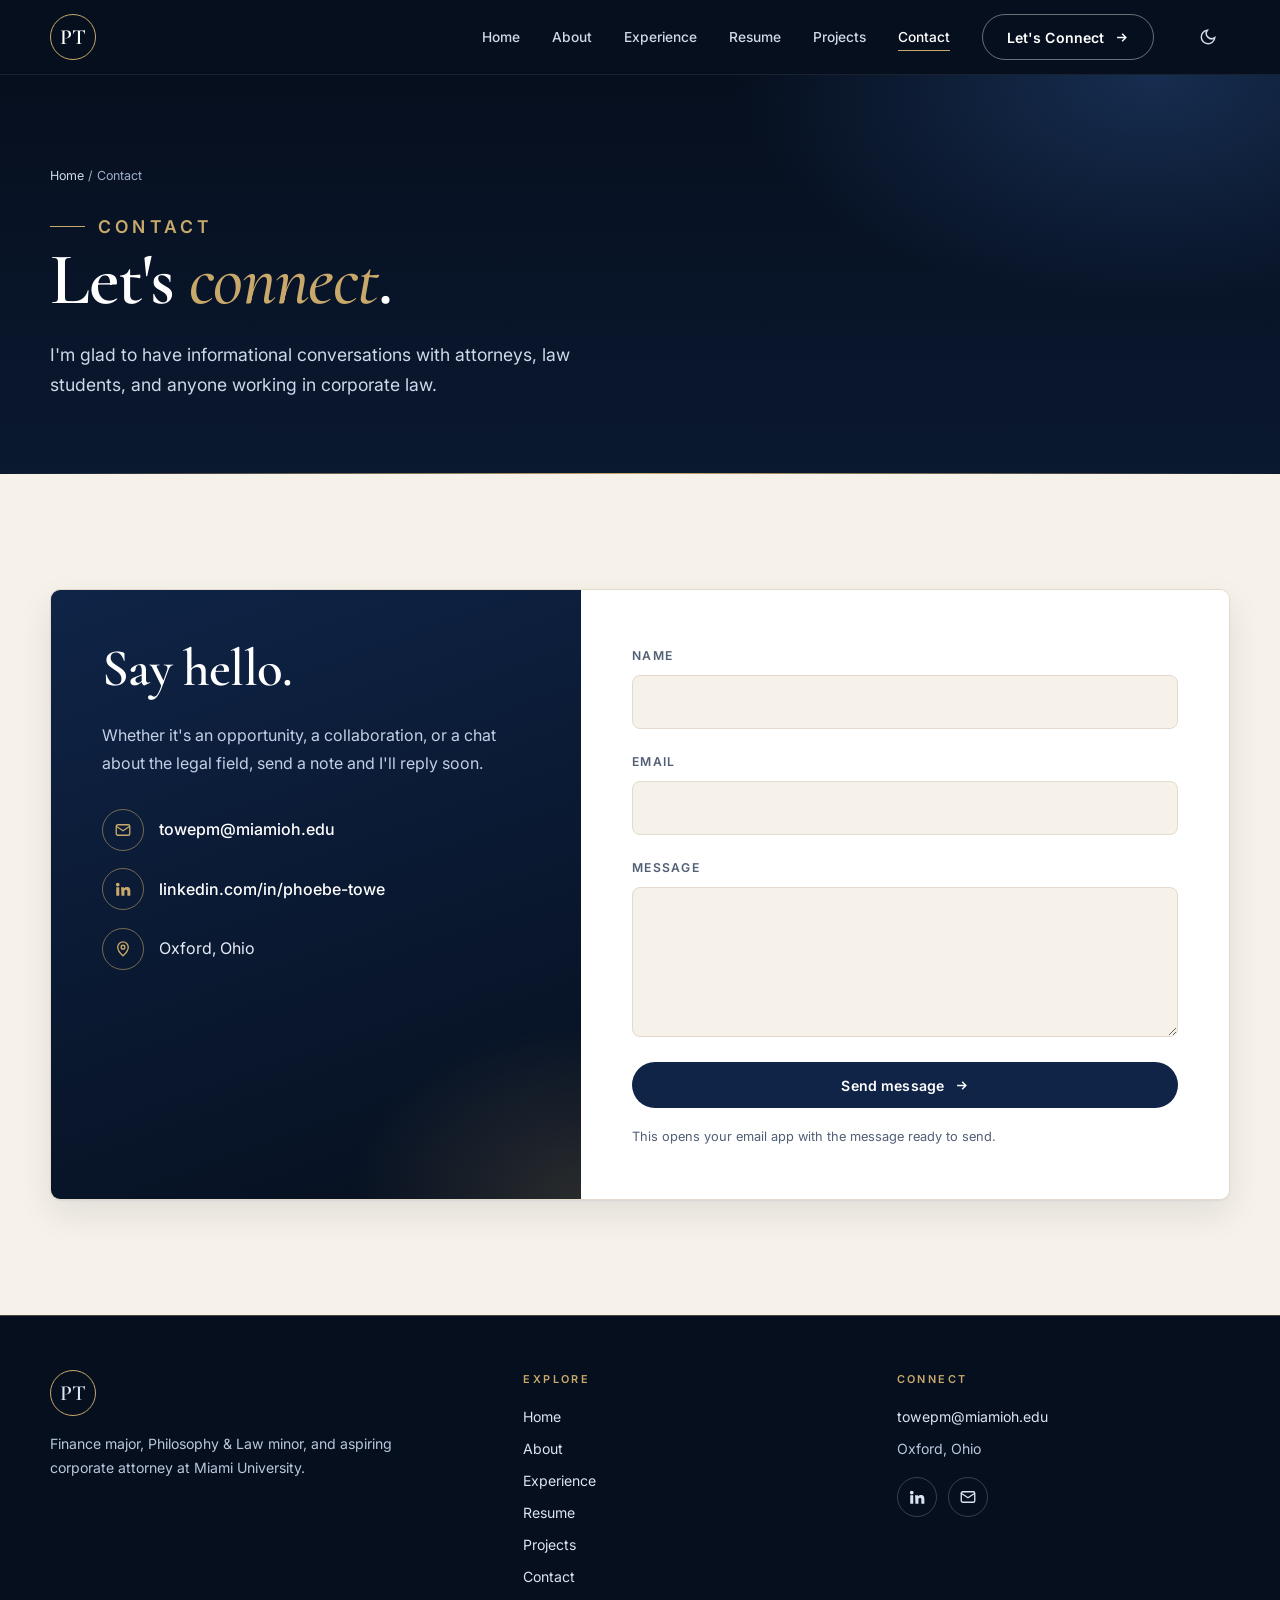
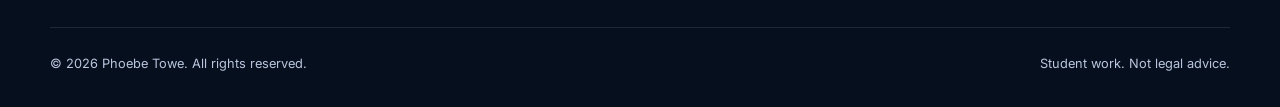
<file: contact.html>
<!doctype html>
<html lang="en">
<head>
  <meta charset="utf-8">
  <meta name="viewport" content="width=device-width, initial-scale=1">
  <title>Contact | Phoebe Towe</title>
  <meta name="description" content="Get in touch with Phoebe Towe about corporate law, finance, or informational conversations.">
  <meta name="theme-color" content="#060f1e">
  <link rel="canonical" href="https://phoebetowe.github.io/Portfolio/contact.html">
  <meta property="og:title" content="Contact | Phoebe Towe">
  <meta property="og:description" content="Get in touch with Phoebe Towe about corporate law, finance, or informational conversations.">
  <meta property="og:type" content="website">
  <meta property="og:url" content="https://phoebetowe.github.io/Portfolio/contact.html">
  <link rel="icon" href="assets/favicon.svg" type="image/svg+xml">
  <link rel="preconnect" href="https://fonts.googleapis.com">
  <link rel="preconnect" href="https://fonts.gstatic.com" crossorigin>
  <link href="https://fonts.googleapis.com/css2?family=Cormorant+Garamond:ital,wght@0,500;0,600;1,500&family=Inter:wght@400;500;600&display=swap" rel="stylesheet">
  <link rel="stylesheet" href="css/main.css">
  <link rel="stylesheet" href="css/print.css" media="print">
  <script>
    document.documentElement.classList.add('js');
    try { var t = localStorage.getItem('theme'); if (t) document.documentElement.dataset.theme = t; } catch (e) {}
  </script>
</head>
<body>
  <a class="skip" href="#main">Skip to content</a>
  <header class="site-header">
    <div class="container header-inner">
      <a class="brand" href="index.html" aria-label="Phoebe Towe, home">PT</a>
      <button class="menu-btn" type="button" aria-expanded="false" aria-controls="site-nav">Menu</button>
      <nav id="site-nav" aria-label="Primary">
        <ul class="nav-links">
          <li><a href="index.html">Home</a></li>
          <li><a href="about.html">About</a></li>
          <li><a href="experience.html">Experience</a></li>
          <li><a href="resume.html">Resume</a></li>
          <li><a href="projects.html">Projects</a></li>
          <li><a href="contact.html" aria-current="page">Contact</a></li>
          <li><a class="btn btn-outline" href="contact.html">Let's Connect <svg width="15" height="15" viewBox="0 0 24 24" fill="none" stroke="currentColor" stroke-width="2.2" aria-hidden="true"><path d="M5 12h14M13 6l6 6-6 6"/></svg></a></li>
          <li><button class="theme-btn" type="button" aria-label="Toggle dark mode"><svg width="18" height="18" viewBox="0 0 24 24" fill="none" stroke="currentColor" stroke-width="2" aria-hidden="true"><path d="M21 12.8A9 9 0 1 1 11.2 3 7 7 0 0 0 21 12.8z"/></svg></button></li>
        </ul>
      </nav>
    </div>
  </header>

  <main id="main">
    <section class="page-hero">
      <div class="container">
        <p class="crumbs"><a href="index.html">Home</a> / Contact</p>
        <p class="eyebrow">Contact</p>
        <h1>Let's <em>connect</em>.</h1>
        <p>I'm glad to have informational conversations with attorneys, law students, and anyone working in corporate law.</p>
      </div>
    </section>

    <section class="section">
      <div class="container contact-wrap">
        <div class="contact-info">
          <h2>Say hello.</h2>
          <p>Whether it's an opportunity, a collaboration, or a chat about the legal field, send a note and I'll reply soon.</p>
          <ul class="contact-list">
            <li><span class="ic"><svg width="18" height="18" viewBox="0 0 24 24" fill="none" stroke="currentColor" stroke-width="1.8" aria-hidden="true"><rect x="3" y="5" width="18" height="14" rx="2"/><path d="m3 7 9 6 9-6"/></svg></span><a href="mailto:towepm@miamioh.edu">towepm@miamioh.edu</a></li>
            <li><span class="ic"><svg width="18" height="18" viewBox="0 0 24 24" fill="currentColor" aria-hidden="true"><path d="M4.98 3.5a2.5 2.5 0 1 1 0 5 2.5 2.5 0 0 1 0-5zM3 9.5h4V21H3zM9.5 9.5h3.8v1.6h.1c.5-1 1.8-1.9 3.7-1.9 4 0 4.7 2.6 4.7 6V21h-4v-5.2c0-1.3 0-2.9-1.8-2.9s-2.1 1.4-2.1 2.8V21h-4z"/></svg></span><a href="https://www.linkedin.com/in/phoebe-towe" rel="noopener">linkedin.com/in/phoebe-towe</a></li>
            <li><span class="ic"><svg width="18" height="18" viewBox="0 0 24 24" fill="none" stroke="currentColor" stroke-width="1.8" aria-hidden="true"><path d="M12 21s7-6.2 7-11.5a7 7 0 1 0-14 0C5 14.8 12 21 12 21z"/><circle cx="12" cy="9.5" r="2.5"/></svg></span><span>Oxford, Ohio</span></li>
          </ul>
        </div>
        <form class="contact-form" action="mailto:towepm@miamioh.edu" method="post" enctype="text/plain">
          <div><label for="name">Name</label><input id="name" name="name" autocomplete="name" required></div>
          <div><label for="email">Email</label><input id="email" name="email" type="email" autocomplete="email" required></div>
          <div><label for="message">Message</label><textarea id="message" name="message" required></textarea></div>
          <button class="btn btn-primary" type="submit">Send message <svg width="15" height="15" viewBox="0 0 24 24" fill="none" stroke="currentColor" stroke-width="2.2" aria-hidden="true"><path d="M5 12h14M13 6l6 6-6 6"/></svg></button>
          <p class="form-note">This opens your email app with the message ready to send.</p>
        </form>
      </div>
    </section>
  </main>

  <footer class="site-footer">
    <div class="container">
      <div class="footer-top">
        <div>
          <a class="brand" href="index.html" aria-label="Phoebe Towe, home">PT</a>
          <p style="max-width:22rem">Finance major, Philosophy &amp; Law minor, and aspiring corporate attorney at Miami University.</p>
        </div>
        <div><h4>Explore</h4><ul><li><a href="index.html">Home</a></li><li><a href="about.html">About</a></li><li><a href="experience.html">Experience</a></li><li><a href="resume.html">Resume</a></li><li><a href="projects.html">Projects</a></li><li><a href="contact.html">Contact</a></li></ul></div>
        <div><h4>Connect</h4><ul><li><a href="mailto:towepm@miamioh.edu">towepm@miamioh.edu</a></li><li>Oxford, Ohio</li></ul>
          <div class="socials" style="margin-top:1rem"><a href="https://www.linkedin.com/in/phoebe-towe" rel="noopener" aria-label="LinkedIn"><svg width="18" height="18" viewBox="0 0 24 24" fill="currentColor" aria-hidden="true"><path d="M4.98 3.5a2.5 2.5 0 1 1 0 5 2.5 2.5 0 0 1 0-5zM3 9.5h4V21H3zM9.5 9.5h3.8v1.6h.1c.5-1 1.8-1.9 3.7-1.9 4 0 4.7 2.6 4.7 6V21h-4v-5.2c0-1.3 0-2.9-1.8-2.9s-2.1 1.4-2.1 2.8V21h-4z"/></svg></a><a href="mailto:towepm@miamioh.edu" aria-label="Email Phoebe"><svg width="18" height="18" viewBox="0 0 24 24" fill="none" stroke="currentColor" stroke-width="1.8" aria-hidden="true"><rect x="3" y="5" width="18" height="14" rx="2"/><path d="m3 7 9 6 9-6"/></svg></a></div></div>
      </div>
      <div class="footer-bottom"><span>© <span id="year">2026</span> Phoebe Towe. All rights reserved.</span><span>Student work. Not legal advice.</span></div>
    </div>
  </footer>
  <script src="js/main.js"></script>
</body>
</html>
</file>
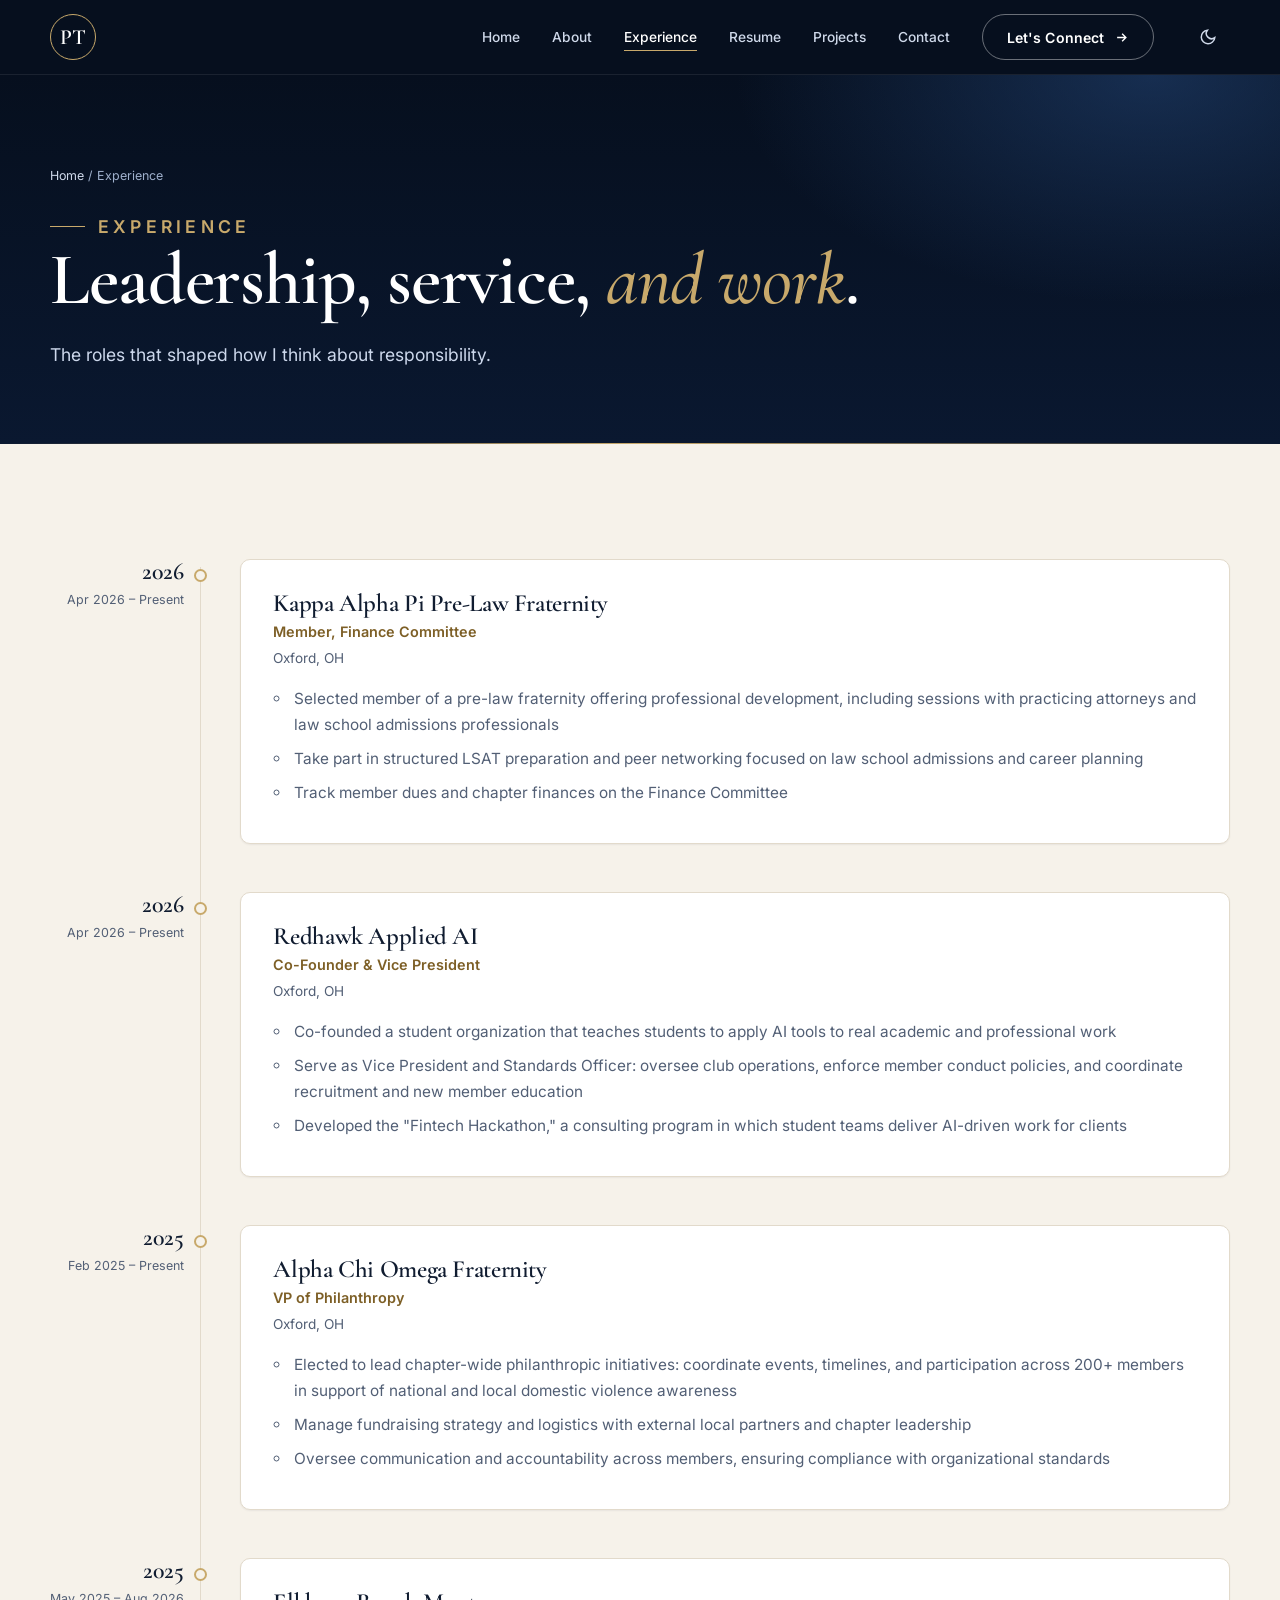
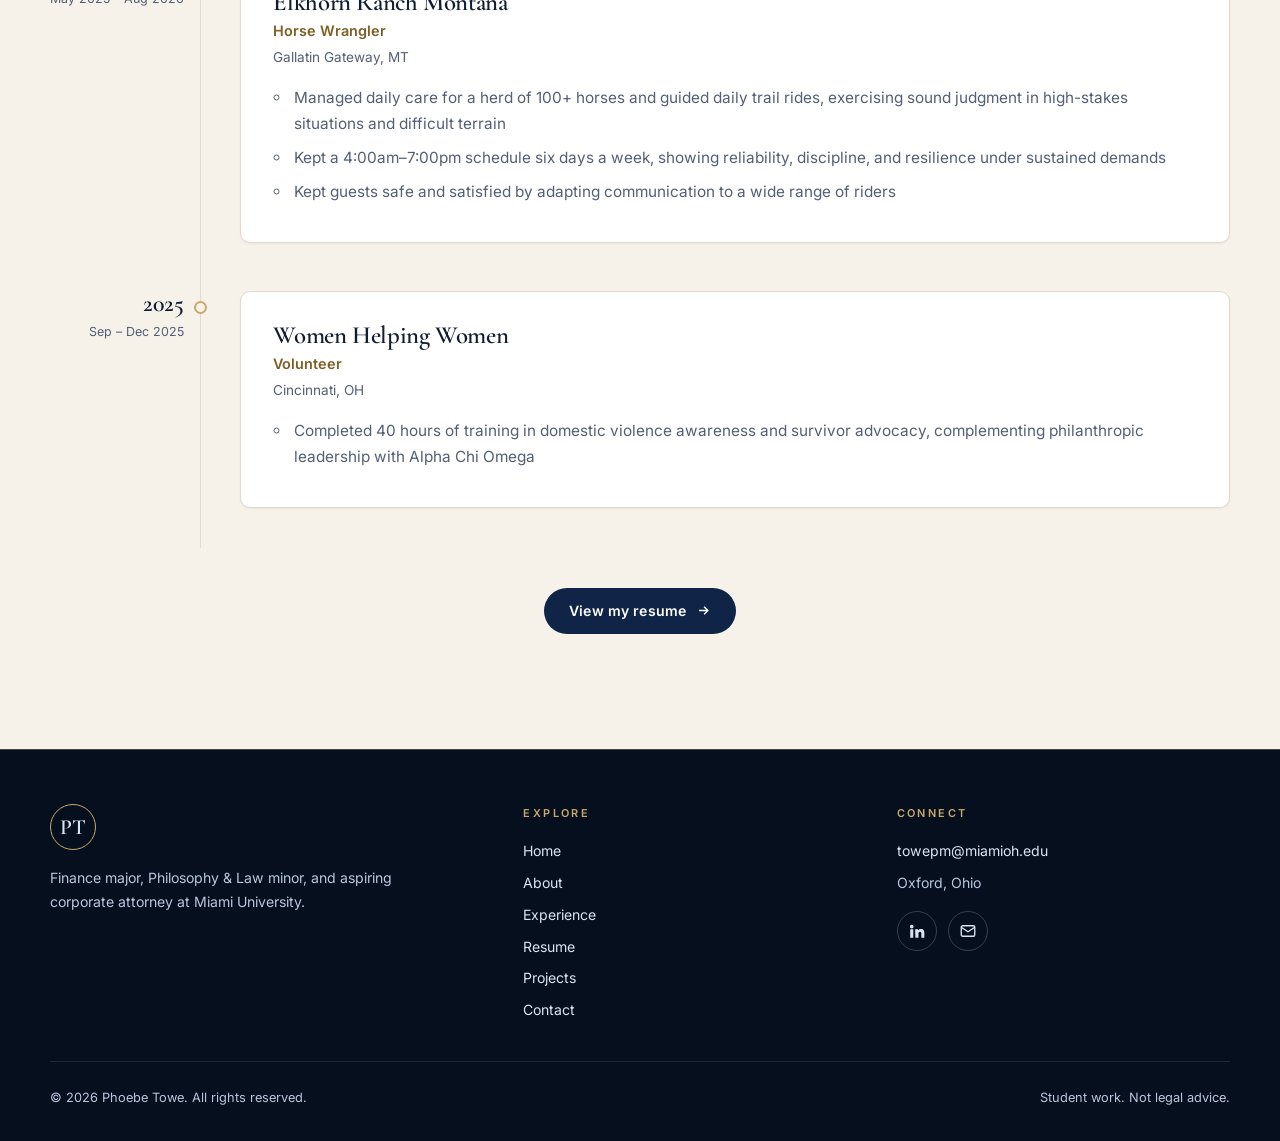
<file: experience.html>
<!doctype html>
<html lang="en">
<head>
  <meta charset="utf-8">
  <meta name="viewport" content="width=device-width, initial-scale=1">
  <title>Experience | Phoebe Towe</title>
  <meta name="description" content="Leadership and work experience: Kappa Alpha Pi, Redhawk Applied AI, Alpha Chi Omega, Elkhorn Ranch Montana, and Women Helping Women.">
  <meta name="theme-color" content="#060f1e">
  <link rel="canonical" href="https://phoebetowe.github.io/Portfolio/experience.html">
  <meta property="og:title" content="Experience | Phoebe Towe">
  <meta property="og:description" content="Leadership and work experience: Kappa Alpha Pi, Redhawk Applied AI, Alpha Chi Omega, Elkhorn Ranch Montana, and Women Helping Women.">
  <meta property="og:type" content="website">
  <meta property="og:url" content="https://phoebetowe.github.io/Portfolio/experience.html">
  <link rel="icon" href="assets/favicon.svg" type="image/svg+xml">
  <link rel="preconnect" href="https://fonts.googleapis.com">
  <link rel="preconnect" href="https://fonts.gstatic.com" crossorigin>
  <link href="https://fonts.googleapis.com/css2?family=Cormorant+Garamond:ital,wght@0,500;0,600;1,500&family=Inter:wght@400;500;600&display=swap" rel="stylesheet">
  <link rel="stylesheet" href="css/main.css">
  <link rel="stylesheet" href="css/print.css" media="print">
  <script>
    document.documentElement.classList.add('js');
    try { var t = localStorage.getItem('theme'); if (t) document.documentElement.dataset.theme = t; } catch (e) {}
  </script>
</head>
<body>
  <a class="skip" href="#main">Skip to content</a>
  <header class="site-header">
    <div class="container header-inner">
      <a class="brand" href="index.html" aria-label="Phoebe Towe, home">PT</a>
      <button class="menu-btn" type="button" aria-expanded="false" aria-controls="site-nav">Menu</button>
      <nav id="site-nav" aria-label="Primary">
        <ul class="nav-links">
          <li><a href="index.html">Home</a></li>
          <li><a href="about.html">About</a></li>
          <li><a href="experience.html" aria-current="page">Experience</a></li>
          <li><a href="resume.html">Resume</a></li>
          <li><a href="projects.html">Projects</a></li>
          <li><a href="contact.html">Contact</a></li>
          <li><a class="btn btn-outline" href="contact.html">Let's Connect <svg width="15" height="15" viewBox="0 0 24 24" fill="none" stroke="currentColor" stroke-width="2.2" aria-hidden="true"><path d="M5 12h14M13 6l6 6-6 6"/></svg></a></li>
          <li><button class="theme-btn" type="button" aria-label="Toggle dark mode"><svg width="18" height="18" viewBox="0 0 24 24" fill="none" stroke="currentColor" stroke-width="2" aria-hidden="true"><path d="M21 12.8A9 9 0 1 1 11.2 3 7 7 0 0 0 21 12.8z"/></svg></button></li>
        </ul>
      </nav>
    </div>
  </header>

  <main id="main">
    <section class="page-hero">
      <div class="container">
        <p class="crumbs"><a href="index.html">Home</a> / Experience</p>
        <p class="eyebrow">Experience</p>
        <h1>Leadership, service, <em>and work</em>.</h1>
        <p>The roles that shaped how I think about responsibility.</p>
      </div>
    </section>

    <section class="section" aria-label="Experience timeline">
      <div class="container">
        <ol class="timeline">
          <li class="reveal">
            <div class="t-when"><b>2026</b><span>Apr 2026 – Present</span></div>
            <article class="t-card">
              <h3>Kappa Alpha Pi Pre-Law Fraternity</h3>
              <p class="t-role">Member, Finance Committee</p>
              <p class="t-loc">Oxford, OH</p>
              <ul>
                <li>Selected member of a pre-law fraternity offering professional development, including sessions with practicing attorneys and law school admissions professionals</li>
                <li>Take part in structured LSAT preparation and peer networking focused on law school admissions and career planning</li>
                <li>Track member dues and chapter finances on the Finance Committee</li>
              </ul>
            </article>
          </li>
          <li class="reveal">
            <div class="t-when"><b>2026</b><span>Apr 2026 – Present</span></div>
            <article class="t-card">
              <h3>Redhawk Applied AI</h3>
              <p class="t-role">Co-Founder &amp; Vice President</p>
              <p class="t-loc">Oxford, OH</p>
              <ul>
                <li>Co-founded a student organization that teaches students to apply AI tools to real academic and professional work</li>
                <li>Serve as Vice President and Standards Officer: oversee club operations, enforce member conduct policies, and coordinate recruitment and new member education</li>
                <li>Developed the "Fintech Hackathon," a consulting program in which student teams deliver AI-driven work for clients</li>
              </ul>
            </article>
          </li>
          <li class="reveal">
            <div class="t-when"><b>2025</b><span>Feb 2025 – Present</span></div>
            <article class="t-card">
              <h3>Alpha Chi Omega Fraternity</h3>
              <p class="t-role">VP of Philanthropy</p>
              <p class="t-loc">Oxford, OH</p>
              <ul>
                <li>Elected to lead chapter-wide philanthropic initiatives: coordinate events, timelines, and participation across 200+ members in support of national and local domestic violence awareness</li>
                <li>Manage fundraising strategy and logistics with external local partners and chapter leadership</li>
                <li>Oversee communication and accountability across members, ensuring compliance with organizational standards</li>
              </ul>
            </article>
          </li>
          <li class="reveal">
            <div class="t-when"><b>2025</b><span>May 2025 – Aug 2026</span></div>
            <article class="t-card">
              <h3>Elkhorn Ranch Montana</h3>
              <p class="t-role">Horse Wrangler</p>
              <p class="t-loc">Gallatin Gateway, MT</p>
              <ul>
                <li>Managed daily care for a herd of 100+ horses and guided daily trail rides, exercising sound judgment in high-stakes situations and difficult terrain</li>
                <li>Kept a 4:00am–7:00pm schedule six days a week, showing reliability, discipline, and resilience under sustained demands</li>
                <li>Kept guests safe and satisfied by adapting communication to a wide range of riders</li>
              </ul>
            </article>
          </li>
          <li class="reveal">
            <div class="t-when"><b>2025</b><span>Sep – Dec 2025</span></div>
            <article class="t-card">
              <h3>Women Helping Women</h3>
              <p class="t-role">Volunteer</p>
              <p class="t-loc">Cincinnati, OH</p>
              <ul>
                <li>Completed 40 hours of training in domestic violence awareness and survivor advocacy, complementing philanthropic leadership with Alpha Chi Omega</li>
              </ul>
            </article>
          </li>
        </ol>
        <div class="cta" style="justify-content:center"><a class="btn btn-primary" href="resume.html">View my resume <svg width="15" height="15" viewBox="0 0 24 24" fill="none" stroke="currentColor" stroke-width="2.2" aria-hidden="true"><path d="M5 12h14M13 6l6 6-6 6"/></svg></a></div>
      </div>
    </section>
  </main>

  <footer class="site-footer">
    <div class="container">
      <div class="footer-top">
        <div>
          <a class="brand" href="index.html" aria-label="Phoebe Towe, home">PT</a>
          <p style="max-width:22rem">Finance major, Philosophy &amp; Law minor, and aspiring corporate attorney at Miami University.</p>
        </div>
        <div><h4>Explore</h4><ul><li><a href="index.html">Home</a></li><li><a href="about.html">About</a></li><li><a href="experience.html">Experience</a></li><li><a href="resume.html">Resume</a></li><li><a href="projects.html">Projects</a></li><li><a href="contact.html">Contact</a></li></ul></div>
        <div><h4>Connect</h4><ul><li><a href="mailto:towepm@miamioh.edu">towepm@miamioh.edu</a></li><li>Oxford, Ohio</li></ul>
          <div class="socials" style="margin-top:1rem"><a href="https://www.linkedin.com/in/phoebe-towe" rel="noopener" aria-label="LinkedIn"><svg width="18" height="18" viewBox="0 0 24 24" fill="currentColor" aria-hidden="true"><path d="M4.98 3.5a2.5 2.5 0 1 1 0 5 2.5 2.5 0 0 1 0-5zM3 9.5h4V21H3zM9.5 9.5h3.8v1.6h.1c.5-1 1.8-1.9 3.7-1.9 4 0 4.7 2.6 4.7 6V21h-4v-5.2c0-1.3 0-2.9-1.8-2.9s-2.1 1.4-2.1 2.8V21h-4z"/></svg></a><a href="mailto:towepm@miamioh.edu" aria-label="Email Phoebe"><svg width="18" height="18" viewBox="0 0 24 24" fill="none" stroke="currentColor" stroke-width="1.8" aria-hidden="true"><rect x="3" y="5" width="18" height="14" rx="2"/><path d="m3 7 9 6 9-6"/></svg></a></div></div>
      </div>
      <div class="footer-bottom"><span>© <span id="year">2026</span> Phoebe Towe. All rights reserved.</span><span>Student work. Not legal advice.</span></div>
    </div>
  </footer>
  <script src="js/main.js"></script>
</body>
</html>
</file>
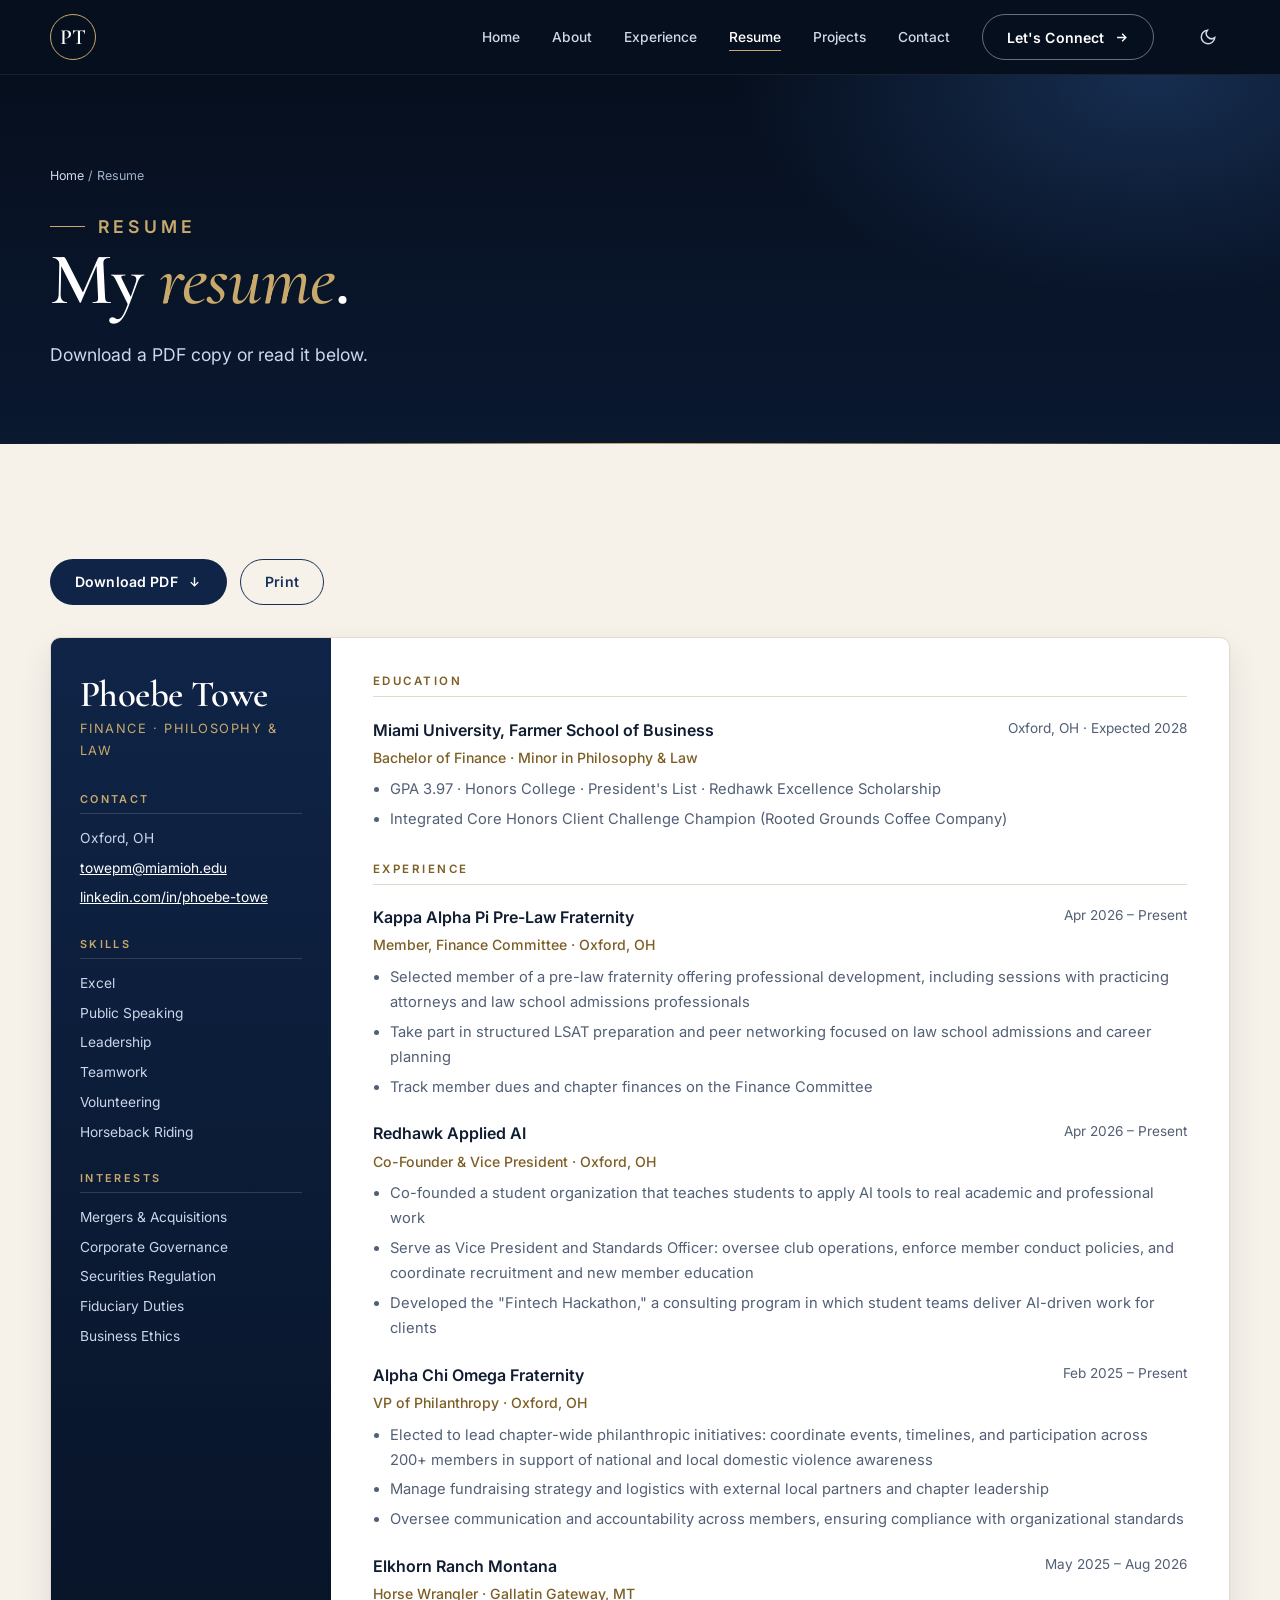
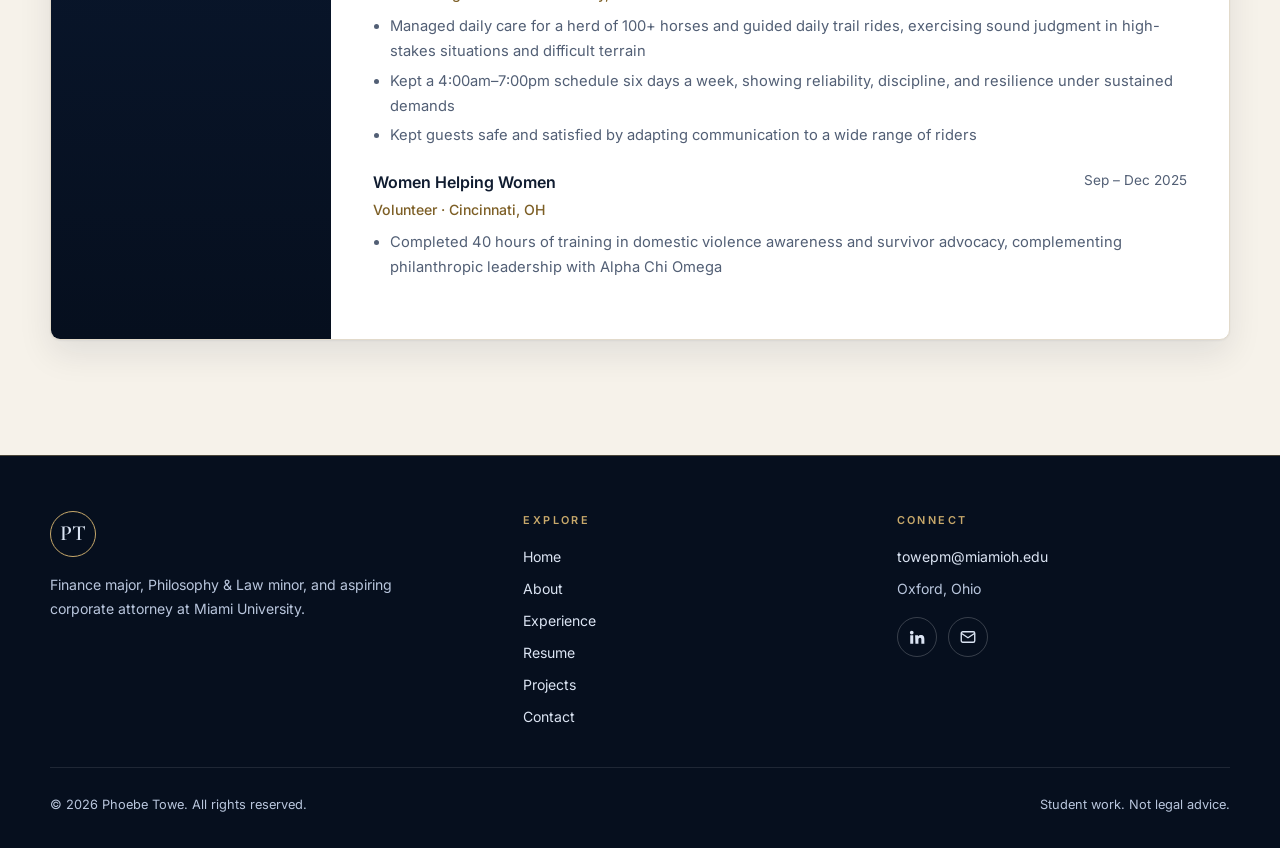
<file: resume.html>
<!doctype html>
<html lang="en">
<head>
  <meta charset="utf-8">
  <meta name="viewport" content="width=device-width, initial-scale=1">
  <title>Resume | Phoebe Towe</title>
  <meta name="description" content="Resume of Phoebe Towe: Finance major at Miami University with a minor in Philosophy & Law.">
  <meta name="theme-color" content="#060f1e">
  <link rel="canonical" href="https://phoebetowe.github.io/Portfolio/resume.html">
  <meta property="og:title" content="Resume | Phoebe Towe">
  <meta property="og:description" content="Resume of Phoebe Towe: Finance major at Miami University with a minor in Philosophy & Law.">
  <meta property="og:type" content="website">
  <meta property="og:url" content="https://phoebetowe.github.io/Portfolio/resume.html">
  <link rel="icon" href="assets/favicon.svg" type="image/svg+xml">
  <link rel="preconnect" href="https://fonts.googleapis.com">
  <link rel="preconnect" href="https://fonts.gstatic.com" crossorigin>
  <link href="https://fonts.googleapis.com/css2?family=Cormorant+Garamond:ital,wght@0,500;0,600;1,500&family=Inter:wght@400;500;600&display=swap" rel="stylesheet">
  <link rel="stylesheet" href="css/main.css">
  <link rel="stylesheet" href="css/print.css" media="print">
  <script>
    document.documentElement.classList.add('js');
    try { var t = localStorage.getItem('theme'); if (t) document.documentElement.dataset.theme = t; } catch (e) {}
  </script>
</head>
<body>
  <a class="skip" href="#main">Skip to content</a>
  <header class="site-header">
    <div class="container header-inner">
      <a class="brand" href="index.html" aria-label="Phoebe Towe, home">PT</a>
      <button class="menu-btn" type="button" aria-expanded="false" aria-controls="site-nav">Menu</button>
      <nav id="site-nav" aria-label="Primary">
        <ul class="nav-links">
          <li><a href="index.html">Home</a></li>
          <li><a href="about.html">About</a></li>
          <li><a href="experience.html">Experience</a></li>
          <li><a href="resume.html" aria-current="page">Resume</a></li>
          <li><a href="projects.html">Projects</a></li>
          <li><a href="contact.html">Contact</a></li>
          <li><a class="btn btn-outline" href="contact.html">Let's Connect <svg width="15" height="15" viewBox="0 0 24 24" fill="none" stroke="currentColor" stroke-width="2.2" aria-hidden="true"><path d="M5 12h14M13 6l6 6-6 6"/></svg></a></li>
          <li><button class="theme-btn" type="button" aria-label="Toggle dark mode"><svg width="18" height="18" viewBox="0 0 24 24" fill="none" stroke="currentColor" stroke-width="2" aria-hidden="true"><path d="M21 12.8A9 9 0 1 1 11.2 3 7 7 0 0 0 21 12.8z"/></svg></button></li>
        </ul>
      </nav>
    </div>
  </header>

  <main id="main">
    <section class="page-hero">
      <div class="container">
        <p class="crumbs"><a href="index.html">Home</a> / Resume</p>
        <p class="eyebrow">Resume</p>
        <h1>My <em>resume</em>.</h1>
        <p>Download a PDF copy or read it below.</p>
      </div>
    </section>

    <section class="section">
      <div class="container">
        <div class="resume-actions">
          <a class="btn btn-primary" href="assets/Phoebe-Towe-Resume.pdf" download>Download PDF <svg width="15" height="15" viewBox="0 0 24 24" fill="none" stroke="currentColor" stroke-width="2.2" aria-hidden="true"><path d="M12 5v14M6 13l6 6 6-6"/></svg></a>
          <button class="btn btn-ghost print-btn" type="button">Print</button>
        </div>
        <article class="sheet reveal">
          <aside>
            <h1>Phoebe Towe</h1>
            <p class="role">Finance · Philosophy &amp; Law</p>
            <h2>Contact</h2>
            <p>Oxford, OH</p><p><a href="mailto:towepm@miamioh.edu">towepm@miamioh.edu</a></p><p><a href="https://www.linkedin.com/in/phoebe-towe" rel="noopener">linkedin.com/in/phoebe-towe</a></p>
            <h2>Skills</h2>
            <ul><li>Excel</li><li>Public Speaking</li><li>Leadership</li><li>Teamwork</li><li>Volunteering</li><li>Horseback Riding</li></ul>
            <h2>Interests</h2>
            <ul><li>Mergers &amp; Acquisitions</li><li>Corporate Governance</li><li>Securities Regulation</li><li>Fiduciary Duties</li><li>Business Ethics</li></ul>
          </aside>
          <main>
            <h2>Education</h2>
            <div class="r-row"><strong>Miami University, Farmer School of Business</strong><span>Oxford, OH · Expected 2028</span></div>
            <em>Bachelor of Finance · Minor in Philosophy &amp; Law</em>
            <ul>
              <li>GPA 3.97 · Honors College · President's List · Redhawk Excellence Scholarship</li>
              <li>Integrated Core Honors Client Challenge Champion (Rooted Grounds Coffee Company)</li>
            </ul>
            <h2>Experience</h2>
            <div class="r-row"><strong>Kappa Alpha Pi Pre-Law Fraternity</strong><span>Apr 2026 – Present</span></div>
            <em>Member, Finance Committee · Oxford, OH</em>
            <ul>
              <li>Selected member of a pre-law fraternity offering professional development, including sessions with practicing attorneys and law school admissions professionals</li>
              <li>Take part in structured LSAT preparation and peer networking focused on law school admissions and career planning</li>
              <li>Track member dues and chapter finances on the Finance Committee</li>
            </ul>
            <div class="r-row"><strong>Redhawk Applied AI</strong><span>Apr 2026 – Present</span></div>
            <em>Co-Founder &amp; Vice President · Oxford, OH</em>
            <ul>
              <li>Co-founded a student organization that teaches students to apply AI tools to real academic and professional work</li>
              <li>Serve as Vice President and Standards Officer: oversee club operations, enforce member conduct policies, and coordinate recruitment and new member education</li>
              <li>Developed the "Fintech Hackathon," a consulting program in which student teams deliver AI-driven work for clients</li>
            </ul>
            <div class="r-row"><strong>Alpha Chi Omega Fraternity</strong><span>Feb 2025 – Present</span></div>
            <em>VP of Philanthropy · Oxford, OH</em>
            <ul>
              <li>Elected to lead chapter-wide philanthropic initiatives: coordinate events, timelines, and participation across 200+ members in support of national and local domestic violence awareness</li>
              <li>Manage fundraising strategy and logistics with external local partners and chapter leadership</li>
              <li>Oversee communication and accountability across members, ensuring compliance with organizational standards</li>
            </ul>
            <div class="r-row"><strong>Elkhorn Ranch Montana</strong><span>May 2025 – Aug 2026</span></div>
            <em>Horse Wrangler · Gallatin Gateway, MT</em>
            <ul>
              <li>Managed daily care for a herd of 100+ horses and guided daily trail rides, exercising sound judgment in high-stakes situations and difficult terrain</li>
              <li>Kept a 4:00am–7:00pm schedule six days a week, showing reliability, discipline, and resilience under sustained demands</li>
              <li>Kept guests safe and satisfied by adapting communication to a wide range of riders</li>
            </ul>
            <div class="r-row"><strong>Women Helping Women</strong><span>Sep – Dec 2025</span></div>
            <em>Volunteer · Cincinnati, OH</em>
            <ul>
              <li>Completed 40 hours of training in domestic violence awareness and survivor advocacy, complementing philanthropic leadership with Alpha Chi Omega</li>
            </ul>
          </main>
        </article>
      </div>
    </section>
  </main>

  <footer class="site-footer">
    <div class="container">
      <div class="footer-top">
        <div>
          <a class="brand" href="index.html" aria-label="Phoebe Towe, home">PT</a>
          <p style="max-width:22rem">Finance major, Philosophy &amp; Law minor, and aspiring corporate attorney at Miami University.</p>
        </div>
        <div><h4>Explore</h4><ul><li><a href="index.html">Home</a></li><li><a href="about.html">About</a></li><li><a href="experience.html">Experience</a></li><li><a href="resume.html">Resume</a></li><li><a href="projects.html">Projects</a></li><li><a href="contact.html">Contact</a></li></ul></div>
        <div><h4>Connect</h4><ul><li><a href="mailto:towepm@miamioh.edu">towepm@miamioh.edu</a></li><li>Oxford, Ohio</li></ul>
          <div class="socials" style="margin-top:1rem"><a href="https://www.linkedin.com/in/phoebe-towe" rel="noopener" aria-label="LinkedIn"><svg width="18" height="18" viewBox="0 0 24 24" fill="currentColor" aria-hidden="true"><path d="M4.98 3.5a2.5 2.5 0 1 1 0 5 2.5 2.5 0 0 1 0-5zM3 9.5h4V21H3zM9.5 9.5h3.8v1.6h.1c.5-1 1.8-1.9 3.7-1.9 4 0 4.7 2.6 4.7 6V21h-4v-5.2c0-1.3 0-2.9-1.8-2.9s-2.1 1.4-2.1 2.8V21h-4z"/></svg></a><a href="mailto:towepm@miamioh.edu" aria-label="Email Phoebe"><svg width="18" height="18" viewBox="0 0 24 24" fill="none" stroke="currentColor" stroke-width="1.8" aria-hidden="true"><rect x="3" y="5" width="18" height="14" rx="2"/><path d="m3 7 9 6 9-6"/></svg></a></div></div>
      </div>
      <div class="footer-bottom"><span>© <span id="year">2026</span> Phoebe Towe. All rights reserved.</span><span>Student work. Not legal advice.</span></div>
    </div>
  </footer>
  <script src="js/main.js"></script>
</body>
</html>
</file>
<file: css/main.css>
/* Phoebe Towe portfolio: navy + brass editorial system. Every color is a token. */
:root {
  --navy-950: #060f1e;
  --navy-900: #0a1830;
  --navy-800: #0f2447;
  --navy-700: #173258;
  --navy-600: #24477a;
  --brass: #c8a96b;
  --brass-light: #e6d3a8;
  --brass-deep: #7d5f26;

  --bg: #f6f2ea;
  --paper: #fcfaf5;
  --surface: #ffffff;
  --text: #101c30;
  --text-muted: #525f75;
  --line: #e2dacb;
  --accent: var(--brass-deep);
  --link: var(--navy-700);
  --focus: #2f6fdf;
  --success: #1f8a5b;
  --shadow-sm: 0 1px 2px rgb(10 24 48 / 6%);
  --shadow: 0 1px 2px rgb(10 24 48 / 5%), 0 14px 34px rgb(10 24 48 / 9%);
  --shadow-lg: 0 24px 60px rgb(6 15 30 / 28%);

  --font-display: "Cormorant Garamond", "Iowan Old Style", Georgia, serif;
  --font-body: "Inter", system-ui, -apple-system, "Segoe UI", sans-serif;
  --radius: 10px;
  --maxw: 1180px;
  --ease: cubic-bezier(.2, .7, .2, 1);
}

:root[data-theme="dark"] {
  --bg: #08122a;
  --paper: #0b1731;
  --surface: #11203f;
  --text: #eef1f6;
  --text-muted: #b0bbcf;
  --line: #22385d;
  --accent: var(--brass);
  --link: #d3e2ff;
  --shadow: 0 14px 34px rgb(0 0 0 / 38%);
}

*, *::before, *::after { box-sizing: border-box; }
html { scroll-behavior: smooth; }
body { margin: 0; background: var(--bg); color: var(--text); font-family: var(--font-body); font-size: 1rem; line-height: 1.7; -webkit-font-smoothing: antialiased; }
img, svg { max-width: 100%; display: block; }
figure { margin: 0; }
a { color: var(--link); }
:focus-visible { outline: 3px solid var(--focus); outline-offset: 3px; border-radius: 4px; }
.skip { position: absolute; left: -999px; top: 0; background: var(--brass); color: var(--navy-950); padding: .6rem 1rem; z-index: 100; }
.skip:focus { left: 0; }
.container { width: min(var(--maxw), 100% - 2.5rem); margin-inline: auto; }

h1, h2, h3 { font-family: var(--font-display); font-weight: 600; line-height: 1.04; margin: 0 0 .5em; letter-spacing: -.015em; text-wrap: balance; }
h1 { font-size: clamp(3rem, 7.2vw, 5.6rem); }
h2 { font-size: clamp(2.1rem, 4.4vw, 3.3rem); }
h3 { font-size: 1.55rem; line-height: 1.15; }
h1 em, h2 em { font-style: italic; font-weight: 500; color: var(--brass-deep); }
.on-navy h1 em, .on-navy h2 em, .hero h1 em, .page-hero h1 em { color: var(--brass); }
p { margin: 0 0 1.1em; }
.eyebrow { display: inline-flex; align-items: center; gap: .8rem; font-size: .72rem; letter-spacing: .24em; text-transform: uppercase; font-weight: 600; color: var(--accent); margin-bottom: 1.1rem; }
.eyebrow::before { content: ""; width: 2.2rem; height: 1px; background: currentColor; }
.lead { font-size: 1.15rem; color: var(--text-muted); max-width: 36rem; }

/* ---------- Header ---------- */
.site-header { position: sticky; top: 0; z-index: 50; background: var(--navy-950); border-bottom: 1px solid rgb(255 255 255 / 8%); transition: background .3s; }
.site-header.scrolled { box-shadow: 0 8px 30px rgb(0 0 0 / 25%); }
.header-inner { display: flex; align-items: center; justify-content: space-between; gap: 1.5rem; min-height: 74px; }
.brand { display: inline-flex; align-items: center; justify-content: center; width: 46px; height: 46px; border: 1px solid var(--brass); border-radius: 50%; color: #fff; text-decoration: none; font-family: var(--font-display); font-weight: 600; font-size: 1.35rem; letter-spacing: .02em; transition: background .25s, color .25s; }
.brand:hover { background: var(--brass); color: var(--navy-950); }
.nav-links { display: flex; align-items: center; gap: 2rem; list-style: none; margin: 0; padding: 0; }
.nav-links a:not(.btn) { position: relative; color: #cfd9ea; text-decoration: none; font-size: .86rem; font-weight: 500; padding: .5rem 0; transition: color .2s; }
.nav-links a:not(.btn)::after { content: ""; position: absolute; left: 0; right: 0; bottom: .15rem; height: 1px; background: var(--brass); transform: scaleX(0); transform-origin: left; transition: transform .3s var(--ease); }
.nav-links a:not(.btn):hover, .nav-links a[aria-current="page"] { color: #fff; }
.nav-links a:not(.btn):hover::after, .nav-links a[aria-current="page"]::after { transform: scaleX(1); }
.menu-btn { display: none; background: none; border: 1px solid rgb(255 255 255 / 30%); color: #fff; border-radius: 999px; min-height: 44px; padding: 0 1.2rem; font: 500 .85rem var(--font-body); cursor: pointer; }
.theme-btn { background: none; border: 0; color: #cfd9ea; cursor: pointer; min-width: 44px; min-height: 44px; display: grid; place-items: center; border-radius: 50%; transition: background .2s, color .2s; }
.theme-btn:hover { background: rgb(255 255 255 / 10%); color: #fff; }

/* ---------- Buttons ---------- */
.btn { display: inline-flex; align-items: center; justify-content: center; gap: .6rem; min-height: 46px; padding: .7rem 1.5rem; border-radius: 999px; font: 600 .88rem var(--font-body); letter-spacing: .01em; text-decoration: none; border: 1px solid transparent; cursor: pointer; transition: transform .25s var(--ease), background .25s, color .25s, border-color .25s, box-shadow .25s; }
.btn svg { transition: transform .25s var(--ease); }
.btn:hover svg { transform: translateX(3px); }
.btn:hover { transform: translateY(-2px); }
.btn-brass { background: var(--brass); color: var(--navy-950); box-shadow: 0 8px 24px rgb(200 169 107 / 28%); }
.btn-brass:hover { background: var(--brass-light); }
.btn-outline { border-color: rgb(255 255 255 / 40%); color: #fff; background: transparent; }
.btn-outline:hover { background: rgb(255 255 255 / 10%); border-color: #fff; }
.btn-primary { background: var(--navy-800); color: #fff; }
.btn-primary:hover { background: var(--navy-600); }
.btn-ghost { border-color: var(--navy-700); color: var(--navy-700); background: transparent; }
.btn-ghost:hover { background: var(--navy-800); color: #fff; }
:root[data-theme="dark"] .btn-primary { background: var(--brass); color: var(--navy-950); }
:root[data-theme="dark"] .btn-ghost { border-color: var(--brass); color: var(--brass); }
:root[data-theme="dark"] .btn-ghost:hover { background: var(--brass); color: var(--navy-950); }
.cta { display: flex; flex-wrap: wrap; gap: .9rem; margin-top: 2rem; }
.link-arrow { display: inline-flex; align-items: center; gap: .5rem; font-weight: 600; font-size: .9rem; color: var(--link); text-decoration: none; border-bottom: 1px solid var(--brass); padding-bottom: 2px; }
.link-arrow:hover { gap: .8rem; }

/* ---------- Hero ---------- */
.hero { position: relative; overflow: hidden; color: #fff; background:
  radial-gradient(60rem 36rem at 85% 10%, rgb(36 71 122 / 55%), transparent 60%),
  radial-gradient(40rem 28rem at 0% 100%, rgb(200 169 107 / 10%), transparent 60%),
  linear-gradient(180deg, var(--navy-950), var(--navy-900)); }
.hero::before { content: ""; position: absolute; inset: 0; background-image: linear-gradient(rgb(255 255 255 / 3.5%) 1px, transparent 1px), linear-gradient(90deg, rgb(255 255 255 / 3.5%) 1px, transparent 1px); background-size: 72px 72px; mask-image: linear-gradient(180deg, #000 0%, transparent 85%); -webkit-mask-image: linear-gradient(180deg, #000 0%, transparent 85%); pointer-events: none; }
.hero-grid { position: relative; display: grid; grid-template-columns: 1.08fr .92fr; gap: clamp(2rem, 6vw, 5rem); align-items: center; padding: clamp(3.5rem, 8vw, 6.5rem) 0 clamp(4rem, 8vw, 6.5rem); }
.hero h1 { color: #fff; margin-bottom: .35em; }
.hero .lede { color: #cdd8ec; font-size: 1.15rem; max-width: 31rem; }
.hero .eyebrow { color: var(--brass); }
.chips { display: flex; flex-wrap: wrap; gap: .6rem; margin: 1.8rem 0 0; padding: 0; list-style: none; }
.chips li { border: 1px solid rgb(255 255 255 / 20%); border-radius: 999px; padding: .35rem .95rem; font-size: .78rem; color: #dbe4f3; background: rgb(255 255 255 / 5%); }

/* collage (pattern: editorial collage hero) */
.collage { position: relative; padding: 0 0 2.6rem 2.6rem; }
.frame { position: relative; overflow: hidden; background: linear-gradient(160deg, var(--navy-700), var(--navy-950)); box-shadow: var(--shadow-lg); isolation: isolate; }
.frame > img { position: absolute; inset: 0; width: 100%; height: 100%; object-fit: cover; z-index: 1; }
.frame .art { position: absolute; inset: 0; width: 100%; height: 100%; z-index: 0; }
.frame::after { content: ""; position: absolute; inset: 0; z-index: 2; box-shadow: inset 0 0 0 1px rgb(255 255 255 / 12%); pointer-events: none; border-radius: inherit; }
.frame-main { aspect-ratio: 4 / 5; border-radius: 999px 999px 14px 14px; }
.frame-small { position: absolute; left: 0; bottom: 0; width: 42%; aspect-ratio: 1; border-radius: 14px; border: 6px solid var(--navy-900); }
.badge-float { position: absolute; right: -.4rem; top: 12%; z-index: 3; background: var(--surface); color: var(--text); border-radius: 14px; padding: .8rem 1.1rem; box-shadow: var(--shadow-lg); font-size: .78rem; line-height: 1.35; max-width: 11.5rem; }
.badge-float b { display: block; font-family: var(--font-display); font-size: 1.3rem; font-weight: 600; line-height: 1.1; }
.badge-float span { color: var(--text-muted); }

@media (prefers-reduced-motion: no-preference) {
  .hero-grid > div:first-child > * { animation: rise .9s var(--ease) backwards; }
  .hero-grid > div:first-child > :nth-child(2) { animation-delay: .08s; }
  .hero-grid > div:first-child > :nth-child(3) { animation-delay: .16s; }
  .hero-grid > div:first-child > :nth-child(4) { animation-delay: .24s; }
  .hero-grid > div:first-child > :nth-child(5) { animation-delay: .32s; }
  .collage { animation: rise 1.1s .15s var(--ease) backwards; }
  .badge-float { animation: float 7s ease-in-out infinite; }
  @keyframes rise { from { opacity: 0; transform: translateY(22px); } }
  @keyframes float { 50% { transform: translateY(-8px); } }
}

/* Page hero (inner pages) */
.page-hero { position: relative; overflow: hidden; background: radial-gradient(40rem 22rem at 90% 0%, rgb(36 71 122 / 55%), transparent 65%), linear-gradient(180deg, var(--navy-950), var(--navy-900)); color: #fff; padding: clamp(3.4rem, 7vw, 5.6rem) 0 clamp(3rem, 6vw, 4.6rem); }
.page-hero::after { content: ""; position: absolute; left: 0; right: 0; bottom: 0; height: 1px; background: linear-gradient(90deg, transparent, var(--brass), transparent); }
.page-hero h1 { font-size: clamp(2.8rem, 6vw, 4.6rem); color: #fff; margin-bottom: .3em; }
.page-hero p { color: #cdd8ec; max-width: 36rem; margin: 0; font-size: 1.1rem; }
.page-hero .eyebrow { color: var(--brass); }
.page-hero .crumbs { font-size: .78rem; color: #9fb0cc; margin-bottom: 1.4rem; }
.page-hero .crumbs a { color: #cfd9ea; text-decoration: none; }
.page-hero .crumbs a:hover { color: #fff; }

/* ---------- Credentials strip ---------- */
.creds { background: var(--surface); border-bottom: 1px solid var(--line); }
.creds-grid { display: grid; grid-template-columns: repeat(4, 1fr); }
.cred { padding: 1.6rem 1.4rem; border-left: 1px solid var(--line); }
.cred:first-child { border-left: 0; padding-left: 0; }
.cred b { display: block; font-family: var(--font-display); font-size: 2.1rem; font-weight: 600; line-height: 1; color: var(--text); }
.cred span { font-size: .72rem; letter-spacing: .16em; text-transform: uppercase; color: var(--text-muted); }

/* ---------- Sections ---------- */
.section { padding: clamp(4.2rem, 9vw, 7.5rem) 0; }
.section.alt { background: var(--paper); }
.section.navy { background: linear-gradient(180deg, var(--navy-900), var(--navy-950)); color: #fff; }
.section-head { display: flex; justify-content: space-between; align-items: end; gap: 1.5rem; flex-wrap: wrap; margin-bottom: 2.6rem; }
.section-head h2 { margin: 0; max-width: 34rem; }
.split { display: grid; grid-template-columns: 1.05fr .95fr; gap: clamp(2.2rem, 6vw, 5rem); align-items: center; }
.pull { font-family: var(--font-display); font-size: clamp(1.7rem, 3.2vw, 2.5rem); line-height: 1.2; font-weight: 500; font-style: italic; padding-left: 1.4rem; border-left: 2px solid var(--brass); margin: 0 0 1.6rem; }

/* Bento (pattern: grid feature cards) */
.bento { display: grid; grid-template-columns: repeat(6, 1fr); gap: 1.1rem; }
.tile { position: relative; background: var(--surface); border: 1px solid var(--line); border-radius: var(--radius); padding: 1.7rem; overflow: hidden; display: flex; flex-direction: column; justify-content: flex-end; min-height: 150px; transition: transform .35s var(--ease), box-shadow .35s var(--ease); }
.tile:hover { transform: translateY(-4px); box-shadow: var(--shadow); }
.tile .tag { position: absolute; top: 1.4rem; left: 1.7rem; font-size: .68rem; letter-spacing: .2em; text-transform: uppercase; color: var(--accent); font-weight: 600; }
.tile h3 { margin-bottom: .35em; }
.tile p { margin: 0; color: var(--text-muted); font-size: .94rem; }
.tile.a { grid-column: span 3; grid-row: span 3; background: linear-gradient(160deg, var(--navy-800), var(--navy-950)); color: #fff; border-color: transparent; min-height: 400px; }
.tile.a p { color: #c3cfe4; }
.tile.a .tag { color: var(--brass); }
.tile.a .big { position: absolute; top: 3.4rem; left: 1.7rem; font-family: var(--font-display); font-size: clamp(5rem, 11vw, 8.5rem); line-height: .9; color: var(--brass); font-weight: 500; }
.tile.b, .tile.c, .tile.d { grid-column: span 3; }
.tile.d { grid-column: span 3; }

/* Interests */
.tags { display: flex; flex-wrap: wrap; gap: .6rem; list-style: none; margin: 0; padding: 0; }
.tags li { background: var(--surface); border: 1px solid var(--line); border-radius: 999px; padding: .45rem 1.05rem; font-size: .85rem; transition: border-color .2s, transform .2s; }
.tags li:hover { border-color: var(--brass); transform: translateY(-2px); }
.group-label { font-size: .72rem; letter-spacing: .2em; text-transform: uppercase; color: var(--text-muted); margin: 1.8rem 0 .8rem; font-weight: 600; }
.group-label:first-child { margin-top: 0; }

/* Mini experience cards (home) */
.cards { display: grid; grid-template-columns: repeat(auto-fit, minmax(270px, 1fr)); gap: 1.2rem; }
.mini { background: rgb(255 255 255 / 5%); border: 1px solid rgb(255 255 255 / 12%); border-radius: var(--radius); padding: 1.6rem; transition: background .3s, transform .35s var(--ease); }
.mini:hover { background: rgb(255 255 255 / 9%); transform: translateY(-4px); }
.mini small { color: var(--brass); letter-spacing: .16em; text-transform: uppercase; font-size: .68rem; font-weight: 600; }
.mini h3 { color: #fff; margin: .6rem 0 .2rem; }
.mini p { color: #b9c6dd; margin: 0; font-size: .92rem; }

/* CTA band */
.cta-band { position: relative; overflow: hidden; background: radial-gradient(40rem 20rem at 80% 100%, rgb(200 169 107 / 18%), transparent 60%), linear-gradient(135deg, var(--navy-800), var(--navy-950)); color: #fff; padding: clamp(3.5rem, 8vw, 6rem) 0; }
.cta-band h2 { color: #fff; max-width: 38rem; }
.cta-band h2 em { color: var(--brass); }

/* ---------- Experience timeline (pattern: experience timeline) ---------- */
.timeline { list-style: none; margin: 0; padding: 0; position: relative; }
.timeline::before { content: ""; position: absolute; left: 9.4rem; top: .5rem; bottom: .5rem; width: 1px; background: var(--line); }
.timeline > li { position: relative; display: grid; grid-template-columns: 8.4rem 1fr; gap: 3.5rem; padding-bottom: 3rem; }
.timeline > li::before { content: ""; position: absolute; left: calc(9.4rem - 6px); top: .6rem; width: 13px; height: 13px; border-radius: 50%; background: var(--bg); border: 2px solid var(--brass); }
.t-when { text-align: right; }
.t-when b { display: block; font-family: var(--font-display); font-size: 1.5rem; font-weight: 600; line-height: 1.1; }
.t-when span { font-size: .78rem; color: var(--text-muted); }
.t-card { background: var(--surface); border: 1px solid var(--line); border-radius: var(--radius); padding: 1.8rem 2rem; box-shadow: var(--shadow-sm); transition: box-shadow .35s, transform .35s var(--ease); }
.t-card:hover { box-shadow: var(--shadow); transform: translateY(-3px); }
.t-card h3 { margin-bottom: .1em; }
.t-role { color: var(--accent); font-weight: 600; font-size: .9rem; margin: 0 0 .15rem; }
.t-loc { color: var(--text-muted); font-size: .85rem; margin: 0 0 1rem; }
.t-card ul { margin: 0; padding-left: 1.1rem; color: var(--text-muted); font-size: .96rem; }
.t-card li { margin-bottom: .5rem; padding-left: .2rem; }

/* ---------- About ---------- */
.portrait { position: relative; width: 100%; aspect-ratio: 4 / 5; border-radius: 999px 999px 14px 14px; max-width: 420px; margin-inline: auto; }
.portrait .initials { position: absolute; inset: 0; z-index: 0; display: grid; place-items: center; font-family: var(--font-display); font-size: 6.5rem; color: var(--brass); font-weight: 500; }
.portrait::before { content: ""; position: absolute; inset: -14px 14px 14px -14px; border: 1px solid var(--brass); border-radius: inherit; z-index: -1; opacity: .6; }
.edu { background: var(--surface); border: 1px solid var(--line); border-radius: var(--radius); padding: 2rem; box-shadow: var(--shadow-sm); }
.edu h3 { margin-bottom: .2em; }
.edu ul { color: var(--text-muted); padding-left: 1.1rem; margin: 1rem 0 0; }
.edu li { margin-bottom: .4rem; }

/* ---------- Projects ---------- */
.projects { display: grid; grid-template-columns: repeat(auto-fit, minmax(min(100%, 440px), 1fr)); gap: 1.5rem; }
.project { display: flex; flex-direction: column; background: var(--surface); border: 1px solid var(--line); border-radius: var(--radius); overflow: hidden; box-shadow: var(--shadow-sm); transition: transform .4s var(--ease), box-shadow .4s var(--ease); }
.project:hover { transform: translateY(-6px); box-shadow: var(--shadow); }
.project .frame { aspect-ratio: 16 / 10; box-shadow: none; }
.project .frame .art svg { width: 100%; height: 100%; }
.project .frame .no { position: absolute; left: 1.2rem; bottom: .6rem; z-index: 2; font-family: var(--font-display); font-size: 3.4rem; color: rgb(255 255 255 / 85%); line-height: 1; }
.p-body { padding: 1.5rem 1.7rem 1.8rem; display: flex; flex-direction: column; flex: 1; }
.p-meta { display: flex; justify-content: space-between; gap: 1rem; font-size: .68rem; letter-spacing: .16em; text-transform: uppercase; font-weight: 600; margin-bottom: .6rem; color: var(--accent); }
.p-body p { color: var(--text-muted); font-size: .95rem; }
.status { margin-top: auto; font-size: .8rem; font-weight: 600; color: var(--text-muted); display: flex; align-items: center; gap: .5rem; }
.status::before { content: ""; width: .5rem; height: .5rem; border-radius: 50%; background: var(--brass); }
.status.done::before { background: var(--success); }
.disclaimer { font-size: .8rem; color: var(--text-muted); margin-top: 2rem; }

/* ---------- Resume ---------- */
.resume-actions { display: flex; flex-wrap: wrap; gap: .8rem; margin-bottom: 2rem; }
.sheet { display: grid; grid-template-columns: 17.5rem 1fr; background: var(--surface); border: 1px solid var(--line); border-radius: var(--radius); box-shadow: var(--shadow); overflow: hidden; }
.sheet aside { background: linear-gradient(180deg, var(--navy-800), var(--navy-950)); color: #e5ecf8; padding: 2.4rem 1.8rem; }
.sheet aside h1 { font-size: 2.3rem; color: #fff; margin-bottom: .1em; }
.sheet aside .role { color: var(--brass); font-size: .8rem; letter-spacing: .12em; text-transform: uppercase; margin-bottom: 2rem; }
.sheet aside h2 { font-family: var(--font-body); font-size: .68rem; letter-spacing: .22em; text-transform: uppercase; color: var(--brass); font-weight: 600; border-bottom: 1px solid rgb(255 255 255 / 15%); padding-bottom: .5rem; margin: 1.8rem 0 .8rem; }
.sheet aside p, .sheet aside li { font-size: .86rem; margin: 0 0 .4rem; color: #cbd6ea; word-break: break-word; }
.sheet aside a { color: #fff; }
.sheet aside ul { list-style: none; padding: 0; margin: 0; }
.sheet main { padding: 2.4rem 2.6rem; }
.sheet main h2 { font-family: var(--font-body); font-size: .72rem; letter-spacing: .22em; text-transform: uppercase; color: var(--accent); font-weight: 600; border-bottom: 1px solid var(--line); padding-bottom: .5rem; margin: 0 0 1.2rem; }
.sheet main h2:not(:first-child) { margin-top: 2rem; }
.r-row { display: flex; justify-content: space-between; gap: 1rem; flex-wrap: wrap; }
.r-row strong { font-weight: 600; }
.r-row span { color: var(--text-muted); font-size: .85rem; }
.sheet main em { color: var(--accent); font-style: normal; font-size: .88rem; font-weight: 500; }
.sheet main ul { margin: .4rem 0 1.3rem; padding-left: 1.1rem; color: var(--text-muted); font-size: .92rem; }
.sheet main li { margin-bottom: .3rem; }

/* ---------- Contact ---------- */
.contact-wrap { display: grid; grid-template-columns: .9fr 1.1fr; border-radius: var(--radius); overflow: hidden; box-shadow: var(--shadow); border: 1px solid var(--line); }
.contact-info { background: radial-gradient(24rem 18rem at 100% 100%, rgb(200 169 107 / 18%), transparent 60%), linear-gradient(160deg, var(--navy-800), var(--navy-950)); color: #e5ecf8; padding: clamp(2rem, 5vw, 3.2rem); }
.contact-info h2 { color: #fff; }
.contact-info p { color: #c3cfe4; }
.contact-list { list-style: none; padding: 0; margin: 2rem 0 0; display: grid; gap: 1.1rem; }
.contact-list li { display: flex; gap: .9rem; align-items: center; }
.contact-list .ic { width: 42px; height: 42px; border-radius: 50%; border: 1px solid rgb(200 169 107 / 55%); display: grid; place-items: center; color: var(--brass); flex: none; }
.contact-list a { color: #fff; text-decoration: none; font-weight: 500; word-break: break-word; }
.contact-list a:hover { text-decoration: underline; }
form.contact-form { background: var(--surface); padding: clamp(2rem, 5vw, 3.2rem); display: grid; gap: 1.1rem; align-content: center; }
label { font-size: .76rem; font-weight: 600; letter-spacing: .1em; text-transform: uppercase; color: var(--text-muted); }
input, textarea { width: 100%; font: inherit; font-size: 1rem; color: var(--text); background: var(--bg); border: 1px solid var(--line); border-radius: 8px; padding: .8rem 1rem; min-height: 46px; margin-top: .4rem; transition: border-color .2s, box-shadow .2s; }
input:focus, textarea:focus { outline: none; border-color: var(--navy-600); box-shadow: 0 0 0 3px rgb(200 169 107 / 40%); }
textarea { min-height: 150px; resize: vertical; }
.form-note { font-size: .8rem; color: var(--text-muted); margin: 0; }

/* ---------- Footer ---------- */
.site-footer { background: var(--navy-950); color: #b9c6dd; padding: 3.4rem 0 2rem; font-size: .88rem; border-top: 1px solid rgb(200 169 107 / 35%); }
.footer-top { display: grid; grid-template-columns: 1.3fr 1fr 1fr; gap: 2.5rem; padding-bottom: 2.4rem; border-bottom: 1px solid rgb(255 255 255 / 10%); }
.site-footer .brand { margin-bottom: 1rem; }
.site-footer h4 { font-family: var(--font-body); font-size: .68rem; letter-spacing: .22em; text-transform: uppercase; color: var(--brass); margin: 0 0 1rem; font-weight: 600; }
.site-footer ul { list-style: none; margin: 0; padding: 0; display: grid; gap: .5rem; }
.site-footer a { color: #dbe4f3; text-decoration: none; }
.site-footer a:hover { color: #fff; text-decoration: underline; }
.footer-bottom { display: flex; justify-content: space-between; flex-wrap: wrap; gap: 1rem; padding-top: 1.6rem; font-size: .8rem; }
.socials { display: flex; gap: .7rem; }
.socials a { width: 40px; height: 40px; border: 1px solid rgb(255 255 255 / 20%); border-radius: 50%; display: grid; place-items: center; transition: background .25s, color .25s, border-color .25s; }
.socials a:hover { background: var(--brass); color: var(--navy-950); border-color: var(--brass); text-decoration: none; }

/* ---------- Motion ---------- */
@media (prefers-reduced-motion: no-preference) {
  .js .reveal { opacity: 0; transform: translateY(18px); transition: opacity .7s var(--ease), transform .7s var(--ease); }
  .js .reveal.in { opacity: 1; transform: none; }
}

/* ---------- Responsive ---------- */
@media (max-width: 980px) {
  .hero-grid, .split, .contact-wrap, .sheet { grid-template-columns: 1fr; }
  .collage { max-width: 440px; margin-inline: auto; }
  .creds-grid { grid-template-columns: repeat(2, 1fr); }
  .cred:nth-child(3) { border-left: 0; padding-left: 0; }
  .bento { grid-template-columns: 1fr; }
  .tile.a, .tile.b, .tile.c, .tile.d { grid-column: auto; grid-row: auto; }
  .timeline::before { left: 5px; }
  .timeline > li { grid-template-columns: 1fr; gap: .8rem; padding-left: 2rem; }
  .timeline > li::before { left: 0; }
  .t-when { text-align: left; display: flex; gap: .6rem; align-items: baseline; }
  .footer-top { grid-template-columns: 1fr; }
}
@media (max-width: 860px) {
  .menu-btn { display: inline-block; }
  nav { position: absolute; top: 100%; left: 0; right: 0; background: var(--navy-950); display: none; border-top: 1px solid rgb(255 255 255 / 10%); }
  nav.open { display: block; }
  .nav-links { flex-direction: column; align-items: stretch; gap: 0; padding: .6rem 1.25rem 1.4rem; }
  .nav-links a:not(.btn) { display: block; padding: .85rem 0; }
  .nav-links .btn { margin-top: .6rem; }
}
</file>
<file: css/print.css>
@page { margin: 0.6in; }
:root, :root[data-theme="dark"] { --bg: #fff; --surface: #fff; --text: #000; --text-muted: #333; --line: #bbb; --accent: #1d3a63; --shadow: none; }
body { font-size: 10.5pt; background: #fff; }
.site-header, .skip, .cta, .print-btn, .theme-btn, .menu-btn, .site-footer, .page-hero, .resume-actions { display: none !important; }
.reveal { opacity: 1 !important; transform: none !important; }
.section { padding: 0; }
.resume-sheet { border: 0; box-shadow: none; padding: 0; }
.resume-sheet ul { margin-bottom: .6rem; }
a { color: inherit; text-decoration: none; }
</file>
